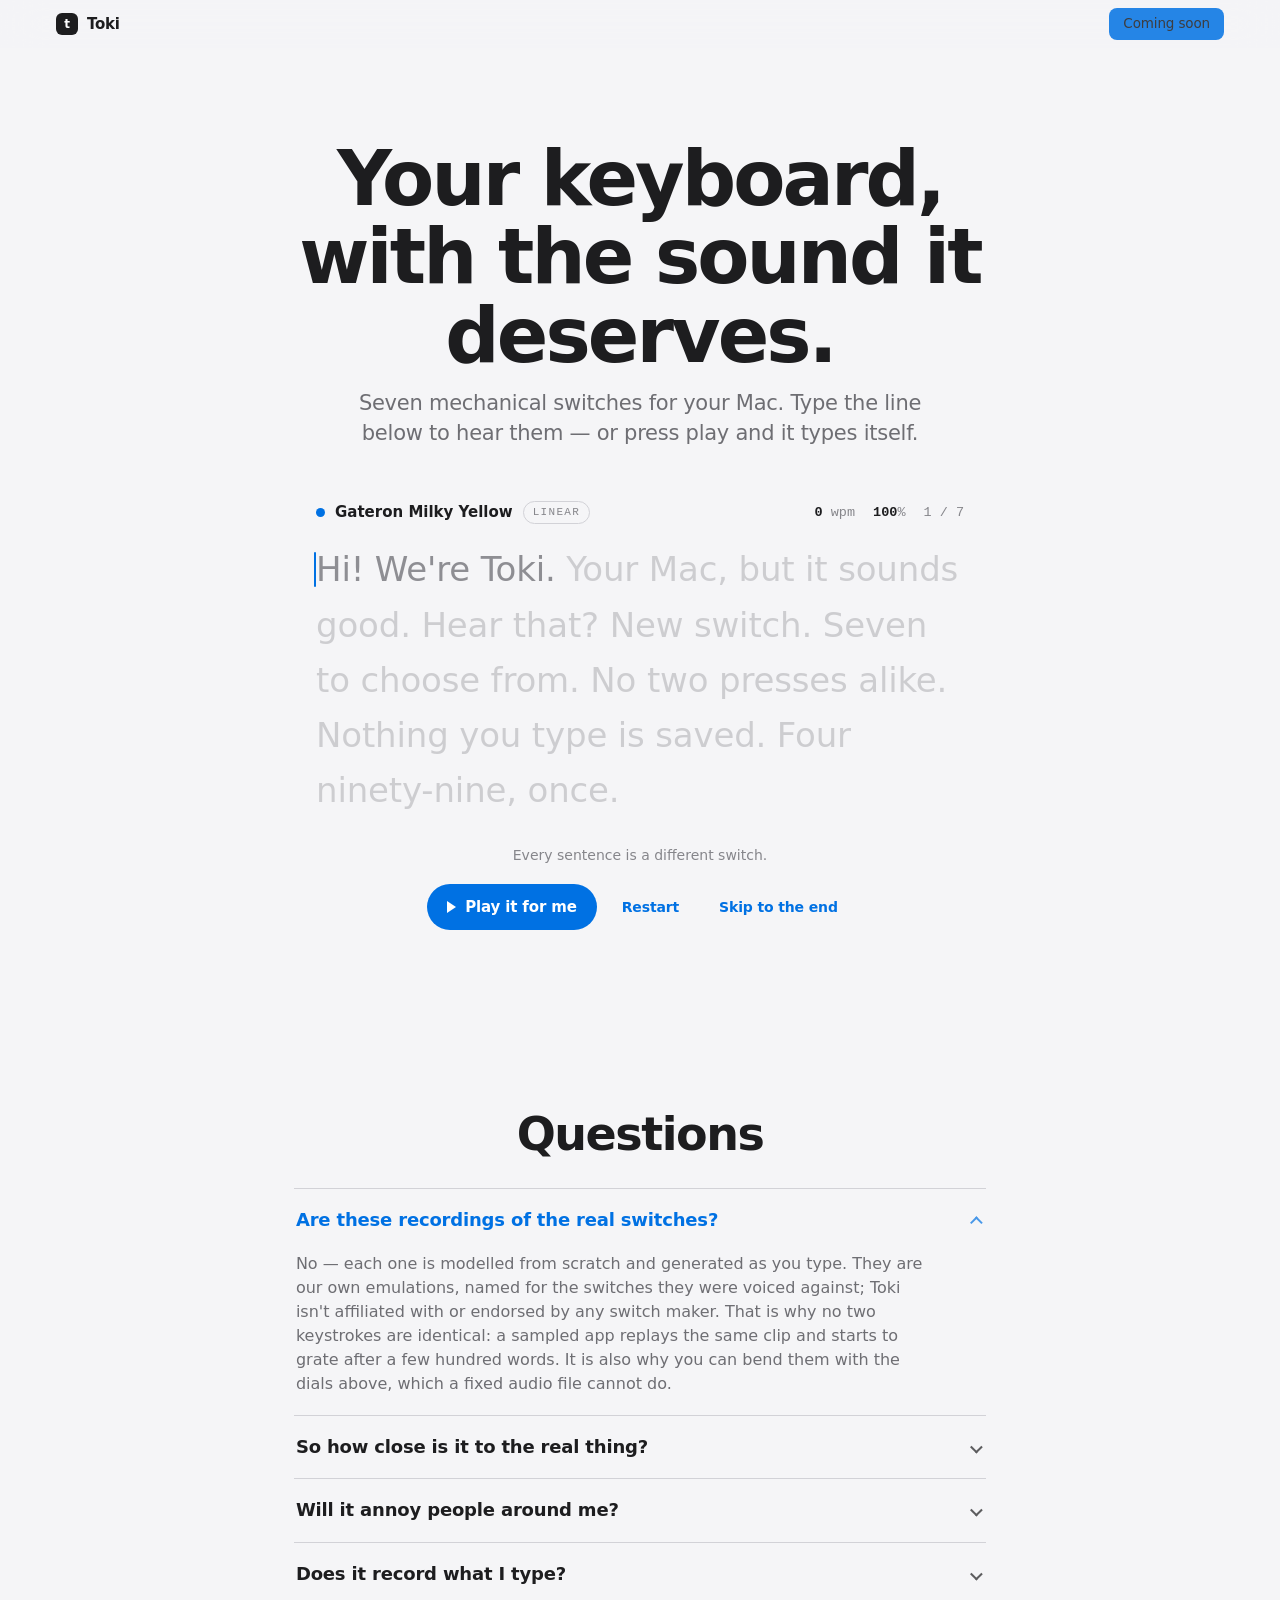
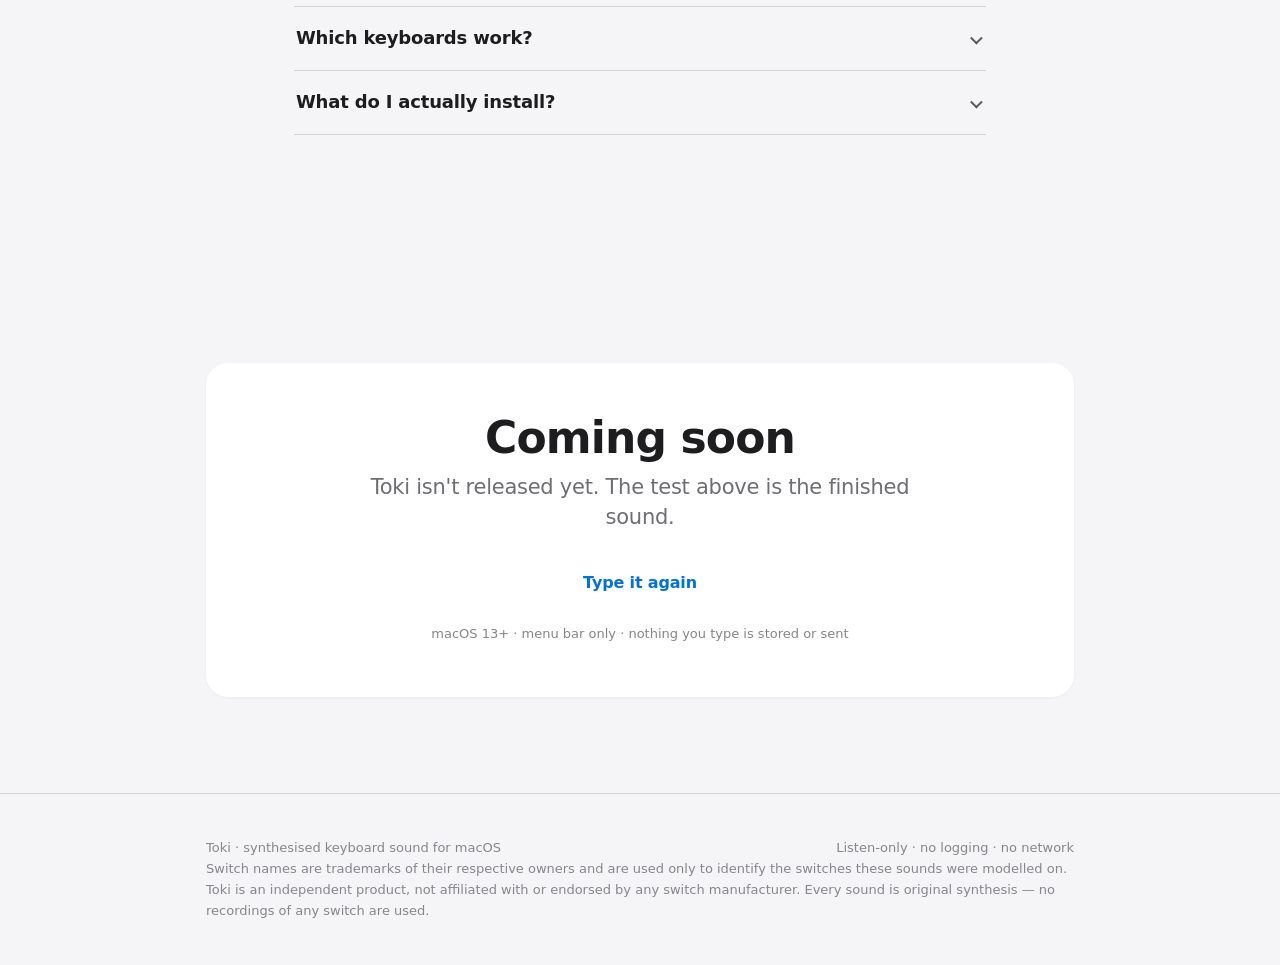
<file: site/index.html>
<!doctype html>
<html lang="en">
<head>
<meta charset="utf-8">
<meta name="viewport" content="width=device-width, initial-scale=1">
<title>Toki — mechanical keyboard sound for your Mac</title>
<meta name="description" content="Seven mechanical keyboard switches for your Mac. Type one paragraph and hear every one of them, right in the browser.">
<meta name="theme-color" content="#0e0f18">
<!-- Pre-launch. Remove this line AND the X-Robots-Tag in vercel.json together on
     the day checkout goes live; a meta tag alone does not cover non-HTML assets. -->
<meta name="robots" content="noindex, nofollow">
<meta property="og:type" content="website">
<meta property="og:title" content="Toki — hear your keyboard">
<meta property="og:description" content="Type one paragraph. Every sentence is a different switch.">
<meta name="twitter:card" content="summary_large_image">
<link rel="stylesheet" href="css/site.css">
<link rel="icon" href="data:image/svg+xml,<svg xmlns='http://www.w3.org/2000/svg' viewBox='0 0 32 32'><rect width='32' height='32' rx='9' fill='%231f4239'/><text x='16' y='22' font-size='16' font-family='monospace' font-weight='700' fill='%238ce0c8' text-anchor='middle'>t</text></svg>">
</head>
<body>

<header class="site-head" id="head">
  <a class="brand" href="#top"><span class="glyph">t</span> Toki</a>
  <nav>
    <a class="btn" href="#buy">Coming soon</a>
  </nav>
</header>

<main id="top">

  <!-- HEADER — the page had none: it opened straight into dim grey text, so a
       visitor could not tell what this was until after they committed to typing -->
  <section class="intro wrap center">
    <h1>Your keyboard,<br>with the sound it deserves.</h1>
    <p class="lede">Seven mechanical switches for your Mac. Type the line below to hear
      them — or press play and it types itself.</p>
  </section>

  <!-- THE TEST — this is the whole page ------------------------------------ -->
  <section class="test-wrap">
    <div class="wrap">

      <div class="test-meta">
        <div class="switch-now">
          <span class="dot" id="sw-dot"></span>
          <span id="sw-name">Gateron Milky Yellow</span>
          <span class="sw-fam" id="sw-fam">Linear</span>
        </div>
        <div class="stats">
          <span><b id="st-wpm">0</b> wpm</span>
          <span><b id="st-acc">100</b>%</span>
          <span id="st-prog">0 / 7</span>
        </div>
      </div>

      <div class="test" id="test" tabindex="0" role="textbox" aria-label="Typing test — type the paragraph">
        <p class="test-text" id="text"></p>
      </div>

      <p class="test-hint" id="hint">Every sentence is a different switch.</p>

      <div class="test-actions">
        <button class="btn play" id="auto" aria-pressed="false">Play it for me</button>
        <button class="btn-ghost sm" id="restart">Restart</button>
        <button class="btn-ghost sm" id="skip">Skip to the end</button>
      </div>
    </div>
  </section>

  <!-- RESULT — appears once the paragraph is done -------------------------- -->
  <section class="result wrap center" id="result" hidden>
    <h2>You just heard all seven.<br>They all come with it.</h2>

    <div class="grid four">
      <div class="card"><div class="num" id="r-wpm">—</div><h3>words per minute</h3></div>
      <div class="card"><div class="num" id="r-acc">—</div><h3>accuracy</h3></div>
      <div class="card"><div class="num" id="r-keys">—</div><h3>keystrokes heard</h3></div>
      <div class="card"><div class="num">7</div><h3>switches tried</h3></div>
    </div>

    <div class="tune-row">
      <p class="small">Switch between them freely — the dials reshape whichever one is playing.</p>
      <div class="switches" id="switches"></div>
      <div class="sliders">
        <div class="slider"><label for="s-bright">Brightness <b id="v-bright">50</b></label>
          <input type="range" id="s-bright" min="0" max="100" value="50"></div>
        <div class="slider"><label for="s-body">Body <b id="v-body">50</b></label>
          <input type="range" id="s-body" min="0" max="100" value="50"></div>
        <div class="slider"><label for="s-decay">Decay <b id="v-decay">50</b></label>
          <input type="range" id="s-decay" min="0" max="100" value="50"></div>
      </div>
      <input class="demo-field" id="demo" type="text" autocomplete="off" spellcheck="false"
             placeholder="type anything…">
    </div>
  </section>


  <!-- FAQ — the mechanics live here, not in the hero -------------------------- -->
  <section class="wrap" id="faq">
    <h2>Questions</h2>
    <div class="faq">
      <details class="qa" open>
        <summary>Are these recordings of the real switches?<span class="chev" aria-hidden="true"></span></summary>
        <div class="qa-body"><p>No — each one is modelled from scratch and generated as you type. They are our own emulations, named for the switches they were voiced against; Toki isn't affiliated with or endorsed by any switch maker. That is why no two keystrokes are identical: a sampled app replays the same clip and starts to grate after a few hundred words. It is also why you can bend them with the dials above, which a fixed audio file cannot do.</p></div>
      </details>
      <details class="qa">
        <summary>So how close is it to the real thing?<span class="chev" aria-hidden="true"></span></summary>
        <div class="qa-body"><p>Close enough that people who own these switches recognise them, not close enough to fool a recording. If you want a literal capture of your exact board, this is the wrong tool.</p></div>
      </details>
      <details class="qa">
        <summary>Will it annoy people around me?<span class="chev" aria-hidden="true"></span></summary>
        <div class="qa-body"><p>It is your speakers, so it is as loud as you set it — and headphones make it private. You can also turn off the key-up sound, which roughly halves the number of clicks.</p></div>
      </details>
      <details class="qa">
        <summary>Does it record what I type?<span class="chev" aria-hidden="true"></span></summary>
        <div class="qa-body"><p>No. macOS makes an app ask before it can watch for keystrokes, and Toki asks for the narrowest one there is — Input Monitoring, not Accessibility. It cannot read your screen or control other apps. The listener is listen-only: each key becomes a size and a stereo position, then is discarded. There is no logging path and no network code, so there is nothing to store and nowhere to send it. It also cannot see passwords — macOS hides those from every app, including this one.</p></div>
      </details>
      <details class="qa">
        <summary>Which keyboards work?<span class="chev" aria-hidden="true"></span></summary>
        <div class="qa-body"><p>All of them. It listens to the keystroke, not the hardware, so your laptop's built-in keyboard works the same as an external board.</p></div>
      </details>
      <details class="qa">
        <summary>What do I actually install?<span class="chev" aria-hidden="true"></span></summary>
        <div class="qa-body"><p>One menu-bar icon on macOS 13 or later, Apple silicon or Intel. No window, no dock icon, no account.</p></div>
      </details>
    </div>
  </section>

  <!-- BUY ------------------------------------------------------------------- -->
  <section class="wrap center" id="buy">
    <div class="price-box">
      <div class="price-tag">Coming soon</div>
      <p class="lede">Toki isn't released yet. The test above is the finished sound.</p>
      <div class="cta">
        <button class="btn-ghost" id="again">Type it again</button>
      </div>
      <p class="compat small">macOS 13+ · menu bar only · nothing you type is stored or sent</p>
    </div>
  </section>

</main>

<footer>
  <div class="wrap foot-row">
    <span class="small">Toki · synthesised keyboard sound for macOS</span>
    <span class="small">Listen-only · no logging · no network</span>
  </div>
  <div class="wrap foot-row">
    <span class="small">Switch names are trademarks of their respective owners and are used only to
      identify the switches these sounds were modelled on. Toki is an independent product,
      not affiliated with or endorsed by any switch manufacturer. Every sound is original
      synthesis — no recordings of any switch are used.</span>
  </div>
</footer>

<script type="module" src="js/typing.js"></script>
</body>
</html>
</file>
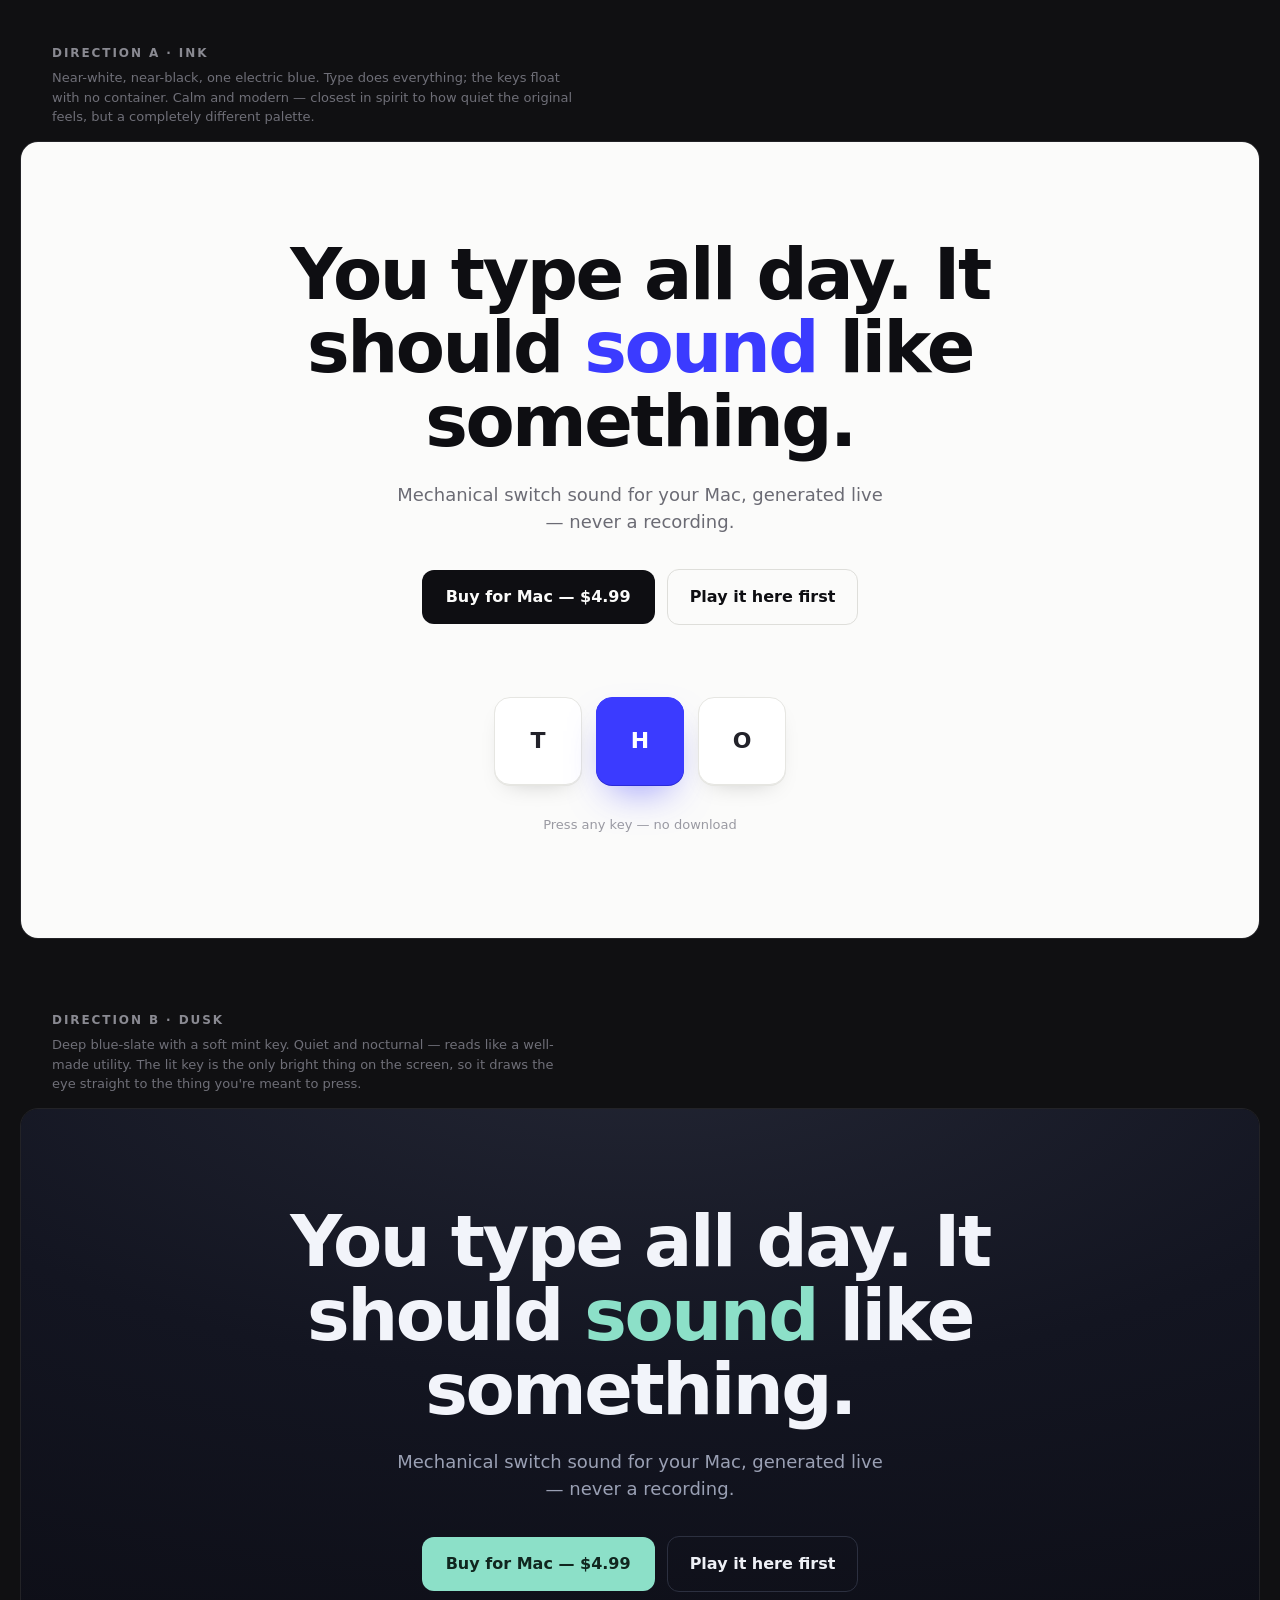
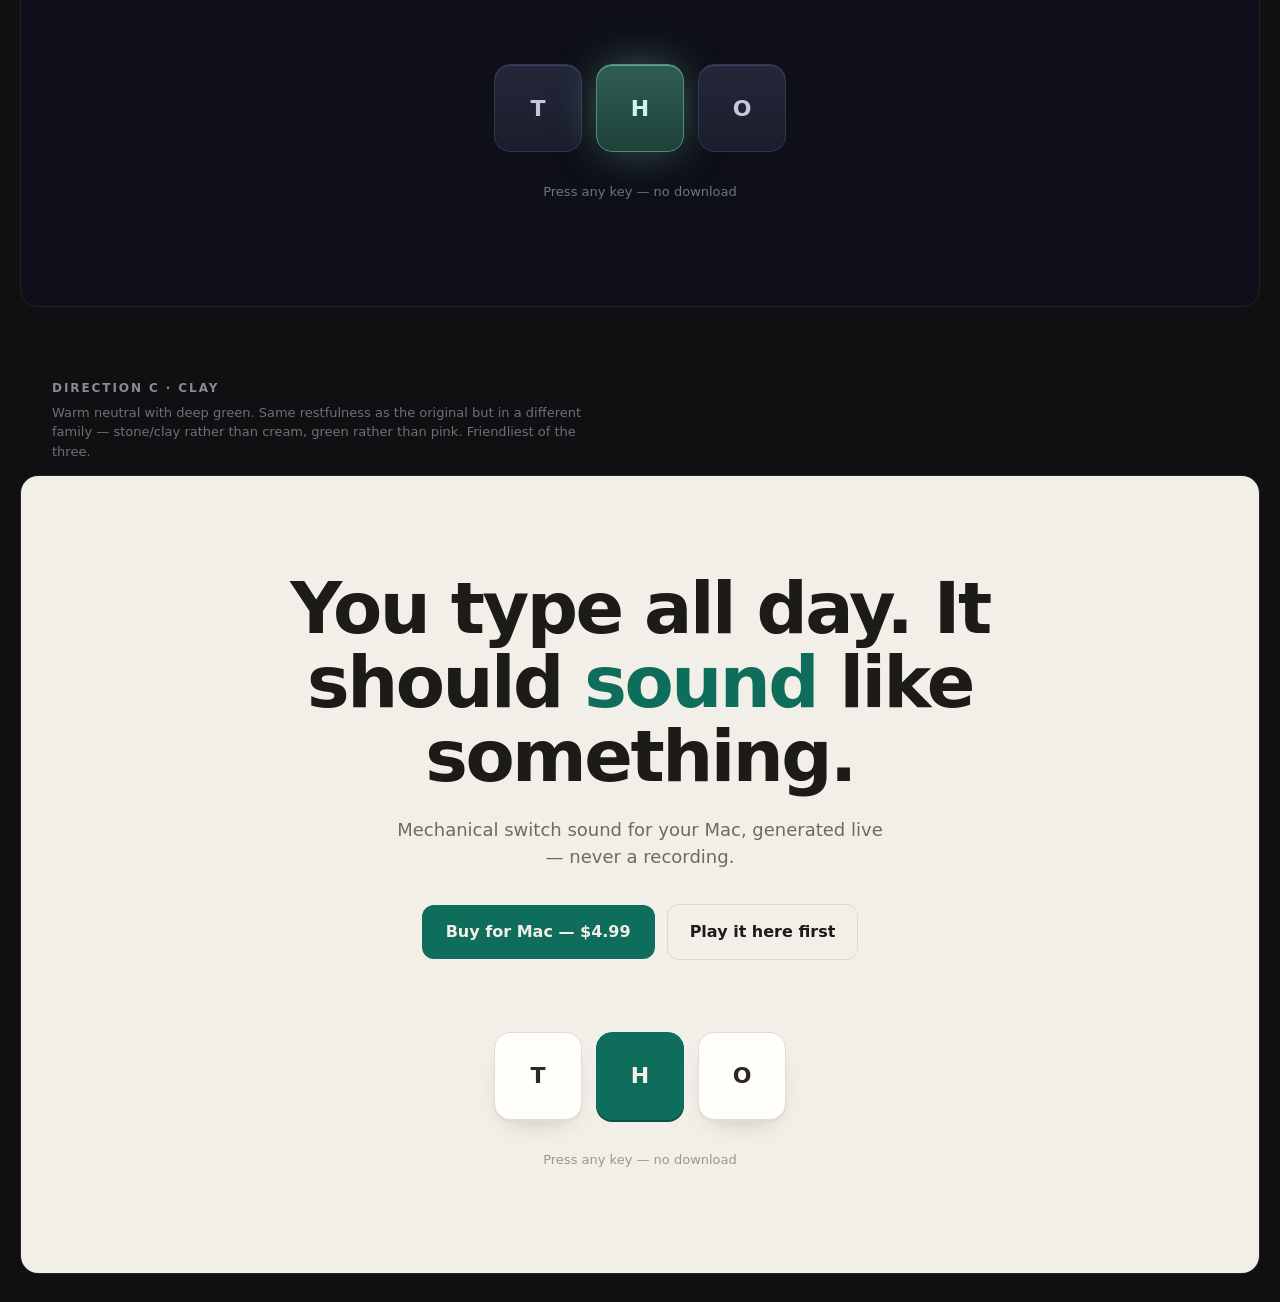
<file: site/directions.html>
<!doctype html>
<html lang="en">
<head>
<meta charset="utf-8">
<meta name="viewport" content="width=device-width, initial-scale=1">
<meta name="robots" content="noindex, nofollow">
<title>Toki — three art directions</title>
<style>
  *,*::before,*::after{box-sizing:border-box;margin:0}
  body{font:15px/1.5 ui-sans-serif,system-ui,sans-serif;background:#101012;color:#eee}
  .label{max-width:1240px;margin:0 auto;padding:44px 32px 14px}
  .label h2{font-size:12px;letter-spacing:.16em;text-transform:uppercase;color:#8a8a92}
  .label p{font-size:13px;color:#6f6f78;margin-top:6px;max-width:64ch}
  .frame{max-width:1240px;margin:0 auto 28px;border:1px solid #232327;border-radius:18px;overflow:hidden}

  /* every direction shares the same skeleton: kicker, H1, one line, two buttons, one object */
  .hero{padding:96px 40px 104px;text-align:center}
  .hero h1{font-size:clamp(38px,5.6vw,72px);line-height:1.03;letter-spacing:-.035em;font-weight:700;
    margin:0 auto;max-width:15ch}
  .hero .sub{margin:22px auto 0;max-width:44ch;font-size:18px;line-height:1.5}
  .hero .cta{margin-top:34px;display:flex;gap:12px;justify-content:center;align-items:center;flex-wrap:wrap}
  .hero .btn{border-radius:12px;padding:15px 24px;font-weight:650;font-size:16px}
  .hero .btn2{border-radius:12px;padding:15px 22px;font-weight:600;font-size:16px}
  .hero .stage{margin:72px auto 0;max-width:560px}
  .caps{display:flex;gap:14px;justify-content:center}
  .cap{width:88px;height:88px;border-radius:16px;display:grid;place-items:center;
    font-size:22px;font-weight:650;position:relative}
  .hint{margin-top:30px;font-size:13px}

  /* ---------- A · Ink ---------- */
  .A{background:#fbfbfa;color:#101014}
  .A h1{color:#0e0e12}
  .A h1 span{color:#3b3bff}
  .A .sub{color:#6b6b74}
  .A .btn{background:#0e0e12;color:#fbfbfa}
  .A .btn2{color:#0e0e12;border:1px solid #dededa}
  .A .cap{background:#fff;border:1px solid #e6e6e2;color:#22222a;
    box-shadow:0 1px 0 #e6e6e2,0 10px 24px -14px rgba(0,0,0,.25)}
  .A .cap.on{background:#3b3bff;border-color:#3b3bff;color:#fff;
    box-shadow:0 1px 0 #2a2ad6,0 18px 40px -16px rgba(59,59,255,.6)}
  .A .hint{color:#9a9aa2}

  /* ---------- B · Dusk ---------- */
  .B{background:radial-gradient(120% 80% at 50% -10%,#232634 0%,#131521 55%,#0e0f18 100%);color:#eef0f6}
  .B h1{color:#f2f4fa}
  .B h1 span{color:#8ce0c8}
  .B .sub{color:#9aa0b4}
  .B .btn{background:#8ce0c8;color:#10261f}
  .B .btn2{color:#eef0f6;border:1px solid #2c3040}
  .B .cap{background:linear-gradient(180deg,#232739,#1a1d2b);border:1px solid #303550;color:#c3c9dc;
    box-shadow:0 2px 0 #0d0f18,inset 0 1px 0 #3b4162}
  .B .cap.on{background:linear-gradient(180deg,#2f5d52,#1f4239);border-color:#4d8d7c;color:#c9f7e8;
    box-shadow:0 0 46px -8px rgba(140,224,200,.5),inset 0 1px 0 #62a894}
  .B .hint{color:#6d7488}

  /* ---------- C · Clay ---------- */
  .C{background:#f2efe9;color:#1d1b17}
  .C h1{color:#1d1b17}
  .C h1 span{color:#0f6d5c}
  .C .sub{color:#6f6a60}
  .C .btn{background:#0f6d5c;color:#f2efe9}
  .C .btn2{color:#1d1b17;border:1px solid #ddd8ce}
  .C .cap{background:#fffefb;border:1px solid #e2ddd2;color:#2b2822;
    box-shadow:0 2px 0 #e2ddd2,0 12px 26px -16px rgba(31,28,22,.35)}
  .C .cap.on{background:#0f6d5c;border-color:#0f6d5c;color:#f2efe9;box-shadow:0 2px 0 #0a5245}
  .C .hint{color:#9c968a}
</style>
</head>
<body>

<div class="label">
  <h2>Direction A · Ink</h2>
  <p>Near-white, near-black, one electric blue. Type does everything; the keys float with no
     container. Calm and modern — closest in spirit to how quiet the original feels, but a
     completely different palette.</p>
</div>
<div class="frame"><section class="hero A">
  <h1>You type all day. It should <span>sound</span> like something.</h1>
  <p class="sub">Mechanical switch sound for your Mac, generated live — never a recording.</p>
  <div class="cta">
    <span class="btn">Buy for Mac — $4.99</span>
    <span class="btn2">Play it here first</span>
  </div>
  <div class="stage">
    <div class="caps"><div class="cap">T</div><div class="cap on">H</div><div class="cap">O</div></div>
    <p class="hint">Press any key — no download</p>
  </div>
</section></div>

<div class="label">
  <h2>Direction B · Dusk</h2>
  <p>Deep blue-slate with a soft mint key. Quiet and nocturnal — reads like a well-made
     utility. The lit key is the only bright thing on the screen, so it draws the eye
     straight to the thing you're meant to press.</p>
</div>
<div class="frame"><section class="hero B">
  <h1>You type all day. It should <span>sound</span> like something.</h1>
  <p class="sub">Mechanical switch sound for your Mac, generated live — never a recording.</p>
  <div class="cta">
    <span class="btn">Buy for Mac — $4.99</span>
    <span class="btn2">Play it here first</span>
  </div>
  <div class="stage">
    <div class="caps"><div class="cap">T</div><div class="cap on">H</div><div class="cap">O</div></div>
    <p class="hint">Press any key — no download</p>
  </div>
</section></div>

<div class="label">
  <h2>Direction C · Clay</h2>
  <p>Warm neutral with deep green. Same restfulness as the original but in a different
     family — stone/clay rather than cream, green rather than pink. Friendliest of the three.</p>
</div>
<div class="frame"><section class="hero C">
  <h1>You type all day. It should <span>sound</span> like something.</h1>
  <p class="sub">Mechanical switch sound for your Mac, generated live — never a recording.</p>
  <div class="cta">
    <span class="btn">Buy for Mac — $4.99</span>
    <span class="btn2">Play it here first</span>
  </div>
  <div class="stage">
    <div class="caps"><div class="cap">T</div><div class="cap on">H</div><div class="cap">O</div></div>
    <p class="hint">Press any key — no download</p>
  </div>
</section></div>

</body>
</html>
</file>
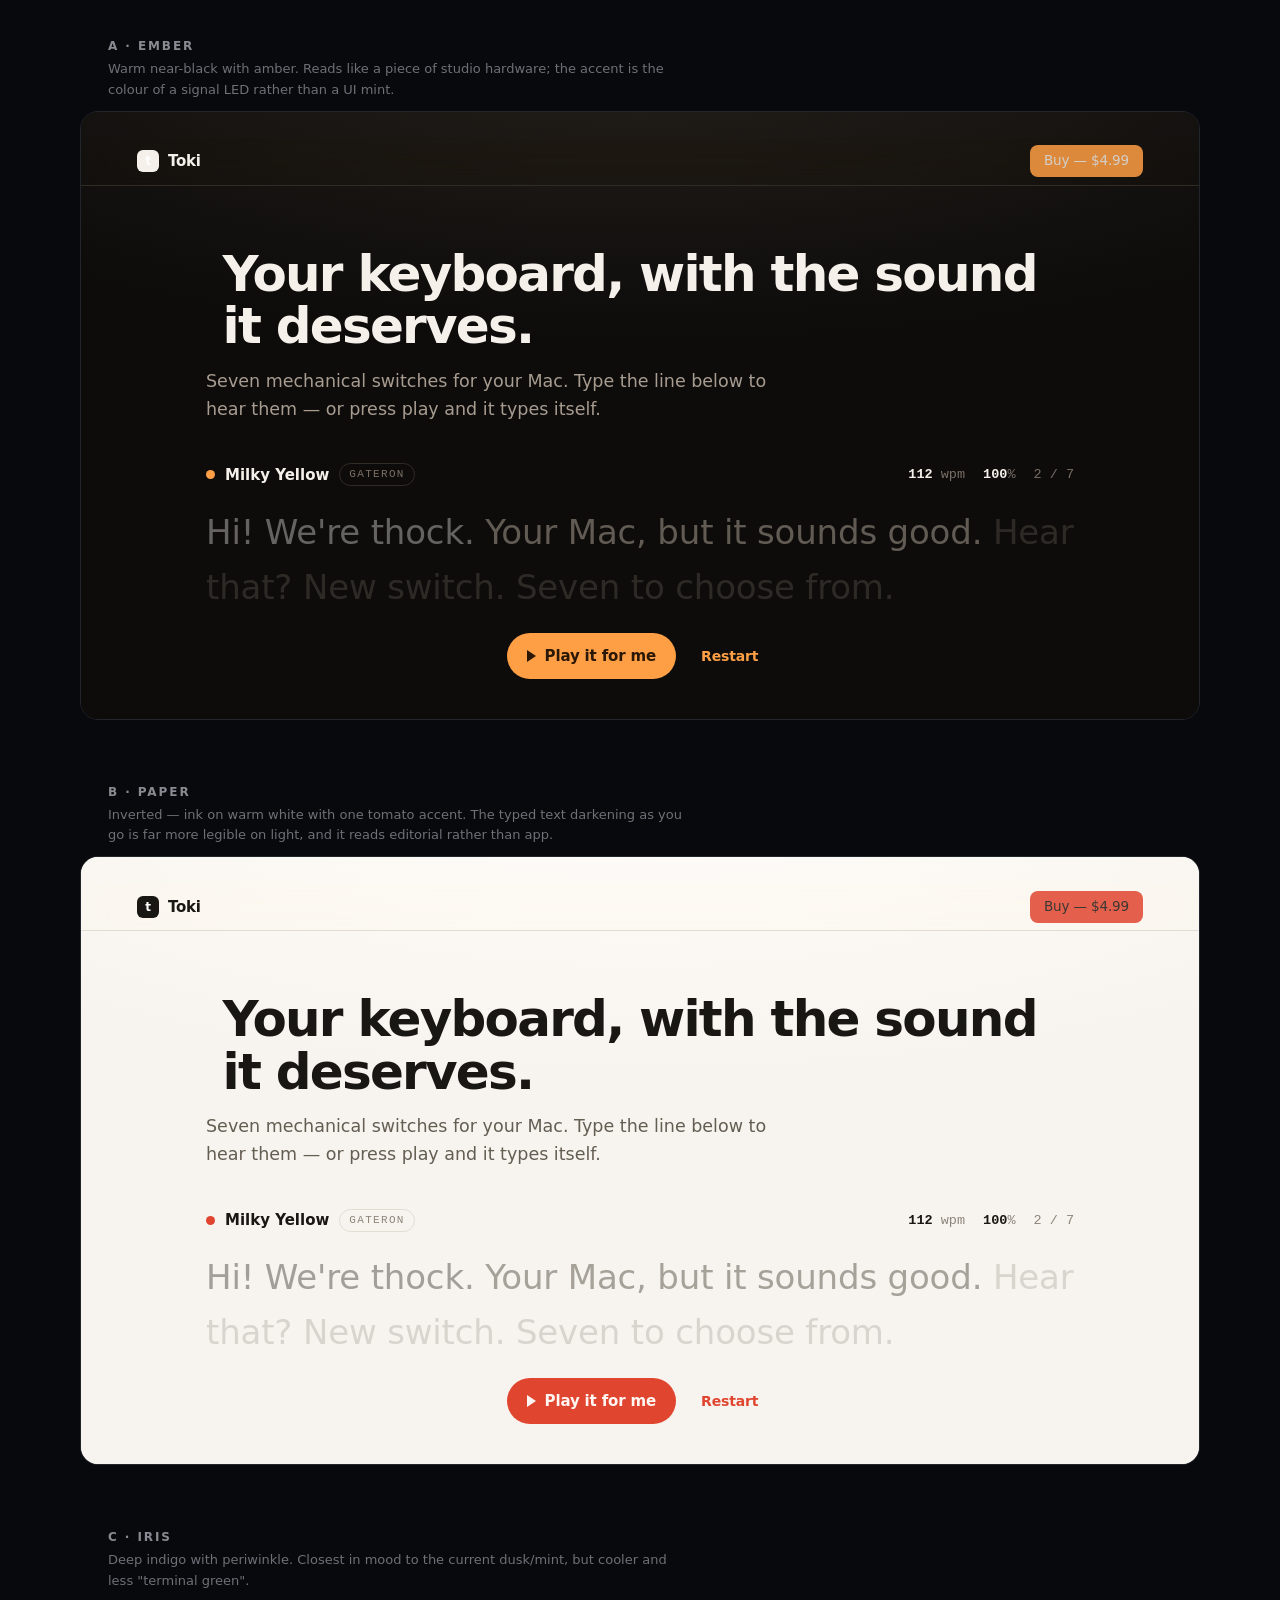
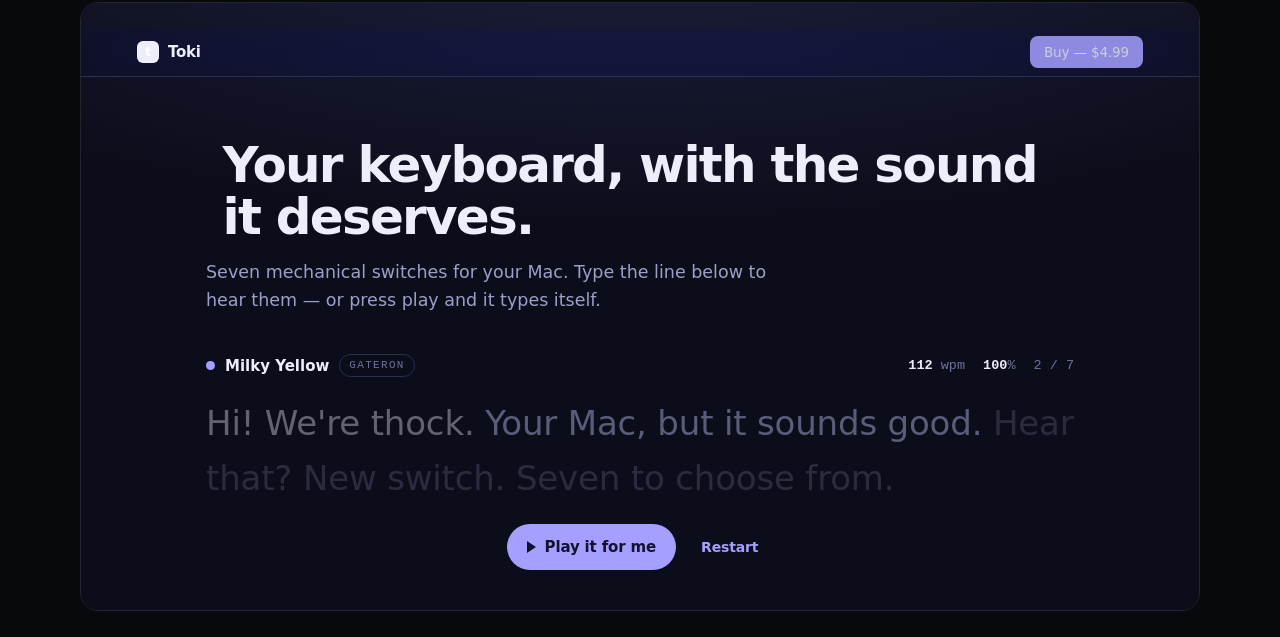
<file: site/variants.html>
<!doctype html>
<html lang="en">
<head>
<meta charset="utf-8">
<meta name="viewport" content="width=device-width, initial-scale=1">
<meta name="robots" content="noindex, nofollow">
<title>Toki — colour + header options</title>
<link rel="stylesheet" href="css/site.css">
<style>
  /* Each block re-declares the palette tokens, so these are the REAL styles with
     only the colours swapped — not separate mockups that could drift from the
     shipped page. */
  body { background: #08090d; }
  .lab { max-width: 1120px; margin: 0 auto; padding: 40px 28px 10px; }
  .lab h2 { font-size: 12px; letter-spacing: .16em; text-transform: uppercase; color: #8a8a92; }
  .lab p  { font-size: 13px; color: #6f6f78; margin-top: 6px; max-width: 70ch; }
  .box { max-width: 1120px; margin: 0 auto 26px; border-radius: 18px; overflow: hidden; border: 1px solid #23252d; }

  /* ---- A · EMBER : warm, near-black, amber ---- */
  .ember {
    --bg:#0d0c0b; --bg-top:#241f1a; --panel:#1a1714; --line:#312b25;
    --ink:#f5f0ea; --dim:#a89c90; --faint:#7a6f64; --mint:#ff9f45; --mint-dk:#2a1705;
  }
  /* ---- B · PAPER : light, ink on warm white, tomato ---- */
  .paper {
    --bg:#f7f4ef; --bg-top:#fffdf9; --panel:#fffdfa; --line:#e2ddd3;
    --ink:#191713; --dim:#645d52; --faint:#8e857a; --mint:#e0452f; --mint-dk:#fff6f3;
  }
  /* ---- C · IRIS : deep indigo, periwinkle ---- */
  .iris {
    --bg:#0c0d1a; --bg-top:#1d1f3d; --panel:#161834; --line:#2b2e57;
    --ink:#eeeefb; --dim:#9d9fc9; --faint:#6f719b; --mint:#a5a0ff; --mint-dk:#14122e;
  }

  .demo {
    background: radial-gradient(130% 80% at 50% -12%, var(--bg-top) 0%, var(--bg) 62%) no-repeat, var(--bg);
    color: var(--ink); padding: 26px 0 40px;
  }
  .demo .site-head { background: transparent; border-bottom: 1px solid var(--line); position: static; }
  .demo .test-text { color: color-mix(in oklab, var(--dim) 55%, transparent); }
  .demo .sentence.live { opacity: 1 }
  .demo .ch.ok { color: var(--ink) }
</style>
</head>
<body>

<div class="lab"><h2>A · Ember</h2>
  <p>Warm near-black with amber. Reads like a piece of studio hardware; the accent
     is the colour of a signal LED rather than a UI mint.</p></div>
<div class="box"><div class="demo ember" data-v></div></div>

<div class="lab"><h2>B · Paper</h2>
  <p>Inverted — ink on warm white with one tomato accent. The typed text darkening
     as you go is far more legible on light, and it reads editorial rather than app.</p></div>
<div class="box"><div class="demo paper" data-v></div></div>

<div class="lab"><h2>C · Iris</h2>
  <p>Deep indigo with periwinkle. Closest in mood to the current dusk/mint, but
     cooler and less "terminal green".</p></div>
<div class="box"><div class="demo iris" data-v></div></div>

<script>
/* Build the same header + test markup into each variant, so all three show the
   real component and differ only by palette. */
const MARKUP = `
  <header class="site-head">
    <a class="brand" href="#"><span class="glyph">t</span> Toki</a>
    <nav><a class="btn" href="#">Buy — $4.99</a></nav>
  </header>

  <div class="wrap intro">
    <h1 class="headline">Your keyboard, with the sound it deserves.</h1>
    <p class="sub">Seven mechanical switches for your Mac. Type the line below to hear them —
       or press play and it types itself.</p>
  </div>

  <div class="wrap">
    <div class="test-meta">
      <div class="switch-now"><span class="dot"></span><span>Milky Yellow</span>
        <span class="sw-fam">Gateron</span></div>
      <div class="stats"><span><b>112</b> wpm</span><span><b>100</b>%</span><span>2 / 7</span></div>
    </div>
    <p class="test-text">
      <span class="sentence"><span class="ch ok">H</span><span class="ch ok">i</span><span class="ch ok">!</span><span class="ch ok"> </span><span class="ch ok">W</span><span class="ch ok">e</span><span class="ch ok">'</span><span class="ch ok">r</span><span class="ch ok">e</span><span class="ch ok"> </span><span class="ch ok">t</span><span class="ch ok">h</span><span class="ch ok">o</span><span class="ch ok">c</span><span class="ch ok">k</span><span class="ch ok">.</span><span class="ch"> </span></span><span class="sentence live">Your Mac, but it sounds good. </span><span class="sentence">Hear that? New switch. Seven to choose from.</span>
    </p>
    <div class="test-actions">
      <button class="btn play">Play it for me</button>
      <button class="btn-ghost sm">Restart</button>
    </div>
  </div>`;
document.querySelectorAll('[data-v]').forEach(el => { el.innerHTML = MARKUP; });
</script>

<style>
  /* the new header block, same in all three */
  .intro { padding-top: clamp(34px, 6vw, 62px); padding-bottom: 6px; }
  .headline {
    font-size: clamp(30px, 4.6vw, 50px); line-height: 1.05; letter-spacing: -.035em;
    font-weight: 700; max-width: 24ch;
  }
  .intro .sub { margin-top: 14px; color: var(--dim); font-size: clamp(15px,1.9vw,17.5px); max-width: 52ch; }
  .demo .test-meta { margin-top: 34px }
</style>
</body>
</html>
</file>
<file: site/css/site.css>
/* ============================================================================
   Toki — Dusk
   Deep blue-slate ground, one mint accent. The lit key is the only bright thing
   above the fold, so attention lands on the thing you are meant to press.
   Built mobile-first; every section is a single column that widens.
   ========================================================================== */
:root {
  /* Near-monochrome light, one blue accent, in the idiom of Apple's own product
     pages: the page recedes and the product is the only saturated thing on it.
     On macOS `system-ui` already resolves to SF Pro, so the typeface comes free
     and correct rather than being approximated by a webfont. */
  --bg:      #f5f5f7;          /* the signature off-white, not pure white */
  --bg-top:  #ffffff;
  --panel:   #ffffff;
  --line:    #d2d2d7;
  --ink:     #1d1d1f;          /* near-black, never #000 */
  --dim:     #6e6e73;
  --faint:   #86868b;
  --mint:    #0071e3;          /* the accent; name kept so components need no edit */
  --mint-dk: #ffffff;
  --warn:    #bf5b00;

  /* Not-yet-typed text. #c7c7cc measured only 1.55:1 against the ground — faint
     enough that you cannot comfortably read the line you are meant to type,
     which defeats the exercise. #8e8e93 measures 2.99:1: still unmistakably
     "not yet typed" against the 15.46:1 of a typed character, but legible. */
  --untyped: #8e8e93;

  --r-sm: 10px; --r-md: 12px; --r-lg: 18px; --r-xl: 22px;
  --r-pill: 980px;             /* their button radius, effectively a capsule */
  --pad: clamp(20px, 5vw, 56px);
  --maxw: 980px;               /* narrower column: short lines, lots of air */

  --ease: cubic-bezier(.28, .11, .32, 1);
}

*, *::before, *::after { box-sizing: border-box; margin: 0; }

html { -webkit-text-size-adjust: 100%; scroll-behavior: smooth; }

body {
  /* Flat ground. A gradient would compete with the product; these pages are
     deliberately inert so the one bright thing is what you are selling. */
  background: var(--bg);
  color: var(--ink);
  font: 16px/1.6 ui-sans-serif, system-ui, -apple-system, "Segoe UI", sans-serif;
  -webkit-font-smoothing: antialiased;
  overflow-x: hidden;
}

a { color: inherit; text-decoration: none; }
button { font: inherit; color: inherit; background: none; border: 0; cursor: pointer; }
:focus-visible { outline: 2px solid var(--mint); outline-offset: 3px; border-radius: 6px; }

.wrap { max-width: var(--maxw); margin: 0 auto; padding-inline: var(--pad); }

/* --- type ----------------------------------------------------------------- */
h1 {
  font-size: clamp(38px, 7.4vw, 76px);
  line-height: 1.03;
  letter-spacing: -.038em;    /* large type needs negative tracking to look set */
  font-weight: 600;           /* semibold, not bold — heavier reads cheap at size */
  max-width: 20ch;
}
h2 {
  font-size: clamp(28px, 4.6vw, 46px);
  line-height: 1.08;
  letter-spacing: -.032em;
  font-weight: 600;
  max-width: 22ch;
}
h3 { font-size: 17px; font-weight: 650; letter-spacing: -.01em; }
.lede { color: var(--dim); font-size: clamp(17px, 2.3vw, 21px); max-width: 44ch; margin-top: 14px;
        line-height: 1.42; letter-spacing: -.012em; }
.mint { color: var(--mint); }
.mono { font-family: ui-monospace, SFMono-Regular, Menlo, monospace; }
.kicker {
  font: 600 11px/1 ui-monospace, Menlo, monospace;
  letter-spacing: .16em; text-transform: uppercase; color: var(--mint);
}
.small { font-size: 13px; color: var(--faint); }

/* --- buttons -------------------------------------------------------------- */
.btn, .btn-ghost {
  display: inline-flex; align-items: center; justify-content: center; gap: 9px;
  border-radius: var(--r-pill); font-weight: 550; font-size: 16px;
  min-height: 48px; padding: 0 23px;          /* >=44px tap target */
  letter-spacing: -.01em;
  transition: transform .15s var(--ease), background-color .2s var(--ease),
              border-color .2s var(--ease), opacity .2s var(--ease);
}
.btn { background: var(--mint); color: var(--mint-dk); }
.btn:hover { background: #0077ed; transform: none; }   /* no lift; they don't */
.btn-ghost { border: 1px solid var(--line); color: var(--ink); }
.btn-ghost { color: var(--mint); border-color: transparent; }
.btn-ghost:hover { color: #0077ed; background: rgba(0,113,227,.06); }
.btn[disabled], .btn-ghost[disabled] { opacity: .5; cursor: not-allowed; transform: none; }

/* --- header --------------------------------------------------------------- */
.site-head {
  position: sticky; top: 0; z-index: 40;
  display: flex; align-items: center; justify-content: space-between;
  gap: 16px; padding: 0 var(--pad); min-height: 48px;
  backdrop-filter: saturate(180%) blur(20px);
  background: rgba(245,245,247,.82);          /* the translucent chrome */
  font-size: 14px;
  border-bottom: 1px solid transparent;
  transition: border-color .3s var(--ease);
}
.site-head.scrolled { border-bottom-color: var(--line); }
.brand { display: flex; align-items: center; gap: 9px; font-weight: 600; font-size: 15px; letter-spacing: -.015em; }
.brand .glyph {
  width: 22px; height: 22px; border-radius: 6px;
  background: var(--ink); color: #fff; display: grid; place-items: center;
  font: 600 12px/1 ui-sans-serif, system-ui; letter-spacing: -.02em;
}
.site-head nav { display: flex; align-items: center; gap: 6px; }
.site-head nav a { padding: 10px 12px; font-size: 13.5px; color: var(--ink); opacity: .85; border-radius: 8px; }
.site-head nav a:hover { color: var(--ink); }
.site-head .btn { min-height: 32px; font-size: 13.5px; padding: 0 14px; font-weight: 500; }
@media (max-width: 640px) { .site-head nav .hide-sm { display: none; } }

/* --- sections ------------------------------------------------------------- */
section { padding-block: clamp(56px, 8vw, 96px); }
.center { text-align: center; }
.center h1, .center h2, .center .lede { margin-inline: auto; }
#tuner .lede, .privacy .lede { margin-top: 14px; }
.stack-sm > * + * { margin-top: 14px; }
.stack   > * + * { margin-top: 22px; }

/* --- hero ----------------------------------------------------------------- */
.hero { padding-top: clamp(48px, 9vw, 96px); }
.hero .cta { display: flex; gap: 12px; justify-content: center; flex-wrap: wrap; margin-top: 32px; }
.hero .stage { margin-top: clamp(48px, 8vw, 84px); }

/* the playable keys */
.keys { display: flex; gap: clamp(6px, 1.8vw, 14px); justify-content: center; flex-wrap: wrap; }
.key {
  /* narrow enough that all five of T-H-O-C-K fit one row at 390px;
     at 17vw the last key orphaned onto a second line. */
  width: clamp(52px, 14.5vw, 92px); aspect-ratio: 1;
  border-radius: clamp(12px, 3vw, 18px);
  background: #fff;
  border: 1px solid var(--line);
  box-shadow: 0 2px 0 var(--line);
  color: var(--ink); font-size: clamp(17px, 4vw, 21px); font-weight: 650;
  display: grid; place-items: center;
  transition: transform .07s var(--ease), box-shadow .18s var(--ease),
              background-color .18s var(--ease), color .18s var(--ease);
}
.key:hover { color: var(--ink); border-color: #3d4459; }
.key.lit, .key:active {
  background: var(--mint); border-color: var(--mint); color: #fff;
  box-shadow: 0 2px 0 #005bbb;
  transform: translateY(2px);
}
.hero .hint { margin-top: 26px; }

/* --- tuner ---------------------------------------------------------------- */
.tuner { display: grid; gap: 28px; margin-top: 36px; }
@media (min-width: 820px) { .tuner { grid-template-columns: 1.05fr .95fr; align-items: start; gap: 44px; } }

.switches { display: flex; flex-wrap: wrap; gap: 8px; }
.chip {
  padding: 9px 14px; min-height: 44px; display: inline-flex; align-items: center;
  border: 1px solid var(--line); border-radius: 999px; color: var(--dim); font-size: 14.5px;
  transition: all .18s var(--ease);
}
.chip:hover { color: var(--ink); border-color: var(--faint); }
.chip[aria-pressed="true"] { background: var(--mint); color: var(--mint-dk); border-color: var(--mint); font-weight: 650; }

.sliders { display: grid; gap: 18px; }
.slider label { display: flex; justify-content: space-between; font-size: 14px; color: var(--dim); }
.slider label b { color: var(--ink); font-weight: 600; font-variant-numeric: tabular-nums; }
input[type=range] {
  -webkit-appearance: none; appearance: none; width: 100%; height: 34px; background: transparent;
}
input[type=range]::-webkit-slider-runnable-track {
  height: 4px; border-radius: 999px; background: #d2d2d7;
}
input[type=range]::-webkit-slider-thumb {
  -webkit-appearance: none; width: 22px; height: 22px; margin-top: -8.5px;
  border-radius: 50%; background: var(--mint); border: 0;
  box-shadow: 0 1px 4px rgba(0,0,0,.2);
}
input[type=range]:focus-visible::-webkit-slider-thumb { box-shadow: 0 0 0 6px rgba(140,224,200,.3); }

.scope {
  border: 1px solid var(--line); border-radius: var(--r-lg); background: #fbfbfd;
  padding: 14px; height: 148px; display: block; width: 100%;
}
.readout { display: flex; gap: 18px; flex-wrap: wrap; margin-top: 12px; }
.readout span { font: 500 12.5px ui-monospace, Menlo, monospace; color: var(--faint); }
.readout b { color: var(--mint); font-weight: 600; }

/* --- typing demo ---------------------------------------------------------- */
.demo-field {
  width: 100%; border: 1px solid var(--line); border-radius: var(--r-md);
  background: #fff; color: var(--ink); padding: 15px 16px; font-size: 16px;
  min-height: 54px; transition: border-color .2s var(--ease);
}
.demo-field:focus { outline: none; border-color: var(--mint); }
.demo-field::placeholder { color: #5b6276; }

/* --- generic cards / grid ------------------------------------------------- */
.grid { display: grid; gap: 18px; margin-top: 40px; }
@media (min-width: 620px) { .grid.two { grid-template-columns: 1fr 1fr; } }
@media (min-width: 860px) { .grid.four { grid-template-columns: repeat(4, 1fr); } }
.card {
  border: 0; border-radius: var(--r-xl); background: var(--panel);
  padding: 24px; box-shadow: 0 1px 3px rgba(0,0,0,.04);
}
.card p { color: var(--dim); font-size: 15px; margin-top: 8px; }
.card { text-align: left; }
.grid.four .card { text-align: center; padding: 26px 18px; }
.grid.four .card h3 { color: var(--dim); font-weight: 550; font-size: 14.5px; margin-top: 8px; }
.card .num { font: 600 26px/1 ui-monospace, Menlo, monospace; color: var(--mint); letter-spacing: -.02em; }

/* --- privacy: deliberately flatter, more technical register --------------- */
.privacy { background: var(--panel); }
.facts { list-style: none; margin-top: 30px; display: grid; gap: 2px; }
.facts li {
  display: grid; grid-template-columns: 20px 1fr; gap: 12px; align-items: start;
  padding: 13px 2px; border-bottom: 1px solid #191d2a; font-size: 16px;
}
.facts li:last-child { border-bottom: 0; }
.facts .tick { color: var(--mint); font-weight: 700; line-height: 1.5; }
.facts code {
  font: 500 13.5px ui-monospace, Menlo, monospace; color: var(--mint);
  background: #121826; padding: 2px 6px; border-radius: 6px;
}
.facts .why { display: block; color: var(--faint); font-size: 14px; margin-top: 3px; }

/* --- price ---------------------------------------------------------------- */
.price-box {
  border: 0; border-radius: var(--r-xl); background: var(--panel);
  padding: clamp(30px, 5vw, 52px); margin-top: 36px; text-align: center;
  box-shadow: 0 1px 3px rgba(0,0,0,.04);
}
.price-tag { font-size: clamp(30px, 5.4vw, 44px); font-weight: 700; letter-spacing: -.02em; line-height: 1.05; }
.price-tag sup { font-size: .42em; vertical-align: super; margin-right: 2px; font-weight: 600; }
.price-box .lede { margin-top: 12px; }
.price-box .cta { margin-top: 26px; display: flex; gap: 12px; justify-content: center; flex-wrap: wrap; }
.compat { margin-top: 18px; }

.notice {
  margin-top: 20px; border: 1px dashed #3a3f52; border-radius: var(--r-md);
  padding: 12px 14px; color: var(--warn); font-size: 13.5px; text-align: left;
}

/* --- footer --------------------------------------------------------------- */
footer { border-top: 1px solid var(--line); padding-block: 44px; }
.foot-row { display: flex; justify-content: space-between; gap: 20px; flex-wrap: wrap; align-items: center; }
footer a { color: var(--dim); }
footer a:hover { color: var(--ink); }

/* --- reveal --------------------------------------------------------------- */
.reveal { opacity: 0; transform: translateY(14px); transition: opacity .7s var(--ease), transform .7s var(--ease); }
.reveal.in { opacity: 1; transform: none; }

@media (prefers-reduced-motion: reduce) {
  html { scroll-behavior: auto; }
  .reveal { opacity: 1; transform: none; transition: none; }
  * { animation-duration: .001ms !important; transition-duration: .001ms !important; }
}

/* Deterministic capture: the page reveals on scroll via IntersectionObserver,
   which does not fire for off-screen content during a captureBeyondViewport
   screenshot — so a full-page shot renders every unrevealed section as a blank
   hole. Exactly the failure that made a section score 91.9% "within tolerance"
   on the last project by matching empty background to empty background.
   Stamped at capture time only; the live page still animates. */
html[data-static] .reveal { opacity: 1 !important; transform: none !important; transition: none !important; }

/* ============================================================================
   TYPING TEST — the page's whole first screen
   ========================================================================== */
.test-wrap { padding-block: clamp(40px, 7vw, 80px) clamp(48px, 8vw, 88px); }

.test-meta {
  display: flex; justify-content: space-between; align-items: center;
  gap: 16px; flex-wrap: wrap; margin-bottom: 22px;
}
.switch-now {
  display: inline-flex; align-items: center; gap: 10px;
  font-size: 15px; font-weight: 650;
}
.switch-now .dot {
  width: 9px; height: 9px; border-radius: 50%; background: var(--mint);
  box-shadow: 0 0 14px 1px rgba(140, 224, 200, .7);
}
.switch-now .sw-fam {
  font: 500 11px/1 ui-monospace, Menlo, monospace; letter-spacing: .12em;
  text-transform: uppercase; color: var(--faint);
  border: 1px solid var(--line); border-radius: 999px; padding: 5px 9px;
}
.switch-now.flash { animation: swflash .5s var(--ease); }
@keyframes swflash { from { opacity: .35; transform: translateY(-3px); } to { opacity: 1; transform: none; } }

.stats { display: flex; gap: 18px; font: 500 13.5px ui-monospace, Menlo, monospace; color: var(--faint); }
.stats b { color: var(--ink); font-weight: 600; }

/* the paragraph */
.test { outline: none; }
.test-text {
  font-size: clamp(22px, 3.6vw, 34px);
  font-weight: 500;
  line-height: 1.62;
  letter-spacing: -.005em;
  color: var(--untyped);              /* untyped */
  max-width: 34ch;
}
@media (min-width: 760px) { .test-text { max-width: 46ch; } }

.sentence { transition: opacity .3s var(--ease); opacity: .38; }
.sentence.live { opacity: 1; }

.ch { position: relative; transition: color .12s linear; }
.ch.ok  { color: var(--ink); }
.ch.bad { color: #d70015; background: rgba(215, 0, 21, .09); border-radius: 3px; }
.ch.at::before {
  content: ""; position: absolute; left: -2px; top: .08em; bottom: .08em; width: 2px;
  background: var(--mint); border-radius: 2px; animation: caret 1.05s steps(1) infinite;
}
@keyframes caret { 0%, 49% { opacity: 1 } 50%, 100% { opacity: 0 } }

.test-hint { margin-top: 26px; color: var(--faint); font-size: 14px; min-height: 1.4em; }
.test-actions { margin-top: 18px; display: flex; gap: 10px; flex-wrap: wrap; }
.btn-ghost.sm { min-height: 40px; font-size: 14px; padding: 0 14px; }

/* result panel */
.result { padding-top: clamp(40px, 6vw, 72px); }
.result h2 { margin-inline: auto; }
.tune-row {
  margin-top: 40px; border: 1px solid var(--line); border-radius: var(--r-xl);
  background: var(--panel); padding: clamp(20px, 4vw, 32px); text-align: left;
}
.tune-row .switches { margin: 14px 0 20px; }
.tune-row .sliders { max-width: 460px; }
.tune-row .demo-field { margin-top: 20px; }

.notice.pulse { border-color: var(--warn); background: rgba(255, 207, 139, .06); }

@media (prefers-reduced-motion: reduce) {
  .ch.at::before { animation: none; }
  .switch-now.flash { animation: none; }
}

/* --- FAQ ------------------------------------------------------------------
   Native <details>, so it collapses with no JS, is keyboard-operable, and
   announces its own open/closed state to screen readers. The first answer ships
   open — otherwise the section reads as a stack of headings with no content.
   -------------------------------------------------------------------------- */
.faq { margin-top: 28px; max-width: 68ch; }

.qa { border-bottom: 1px solid var(--line); }
.qa:first-child { border-top: 1px solid var(--line); }

.qa summary {
  display: flex; align-items: center; justify-content: space-between; gap: 16px;
  padding: 17px 2px; cursor: pointer; list-style: none;
  font-size: clamp(16px, 2.2vw, 18px); font-weight: 600; letter-spacing: -.01em;
  min-height: 44px;                     /* tap target */
  transition: color .18s var(--ease);
}
.qa summary::-webkit-details-marker { display: none; }
.qa summary:hover { color: var(--mint); }
.qa[open] summary { color: var(--mint); }

/* chevron, drawn rather than shipped as an icon file */
.qa .chev {
  flex: 0 0 auto; width: 9px; height: 9px; margin-right: 4px;
  border-right: 2px solid currentColor; border-bottom: 2px solid currentColor;
  transform: rotate(45deg); transform-origin: 60% 60%;
  transition: transform .22s var(--ease); opacity: .7;
}
.qa[open] .chev { transform: rotate(-135deg); }

.qa-body { padding: 0 2px 19px; }
.qa-body p { color: var(--dim); font-size: 16px; line-height: 1.5; margin: 0; max-width: 62ch; }

@media (prefers-reduced-motion: reduce) { .qa .chev { transition: none; } }

/* --- autoplay button -------------------------------------------------------
   The main affordance on a phone, where typing into a landing page is
   unpleasant, so it gets the filled treatment while restart/skip stay quiet.
   -------------------------------------------------------------------------- */
.test-actions { align-items: center; }
.btn.play { min-height: 46px; font-size: 15px; padding: 0 20px; }
.btn.play::before {
  content: ""; width: 0; height: 0; flex: 0 0 auto;
  border-left: 9px solid currentColor;
  border-top: 6px solid transparent; border-bottom: 6px solid transparent;
  transition: none;
}
/* while playing, the triangle becomes a stop square */
.btn.play[aria-pressed="true"]::before {
  width: 11px; height: 11px; border: 0; background: currentColor; border-radius: 2px;
}
@media (max-width: 560px) {
  .test-actions { width: 100%; }
  .btn.play { flex: 1 1 100%; }
}

/* --- header + centring -----------------------------------------------------
   Short lines, centred, with air above and below. The paragraph block itself
   stays left-aligned inside a centred column: centred prose is harder to track
   while typing, and the test is the one thing that must stay easy to read.
   -------------------------------------------------------------------------- */
.intro { padding-block: clamp(48px, 8vw, 92px) 0; }
.intro h1 { margin-inline: auto; }
.intro .lede { margin-inline: auto; }

.test-wrap { padding-block: clamp(30px, 5vw, 52px) clamp(48px, 8vw, 84px); }
.test-wrap .wrap { max-width: 760px; }
.test-text { margin-inline: auto; }
.test-meta { margin-bottom: 18px; }
.test-actions { justify-content: center; }
.test-hint { text-align: center; }

/* the switch label reads as a caption here, not a readout */
.switch-now .dot { box-shadow: none; }
.switch-now .sw-fam { border-color: var(--line); }
.stats { color: var(--faint); }

/* results + FAQ centred to match */
.faq { margin-inline: auto; }
#faq h2 { margin-inline: auto; text-align: center; }
</file>
